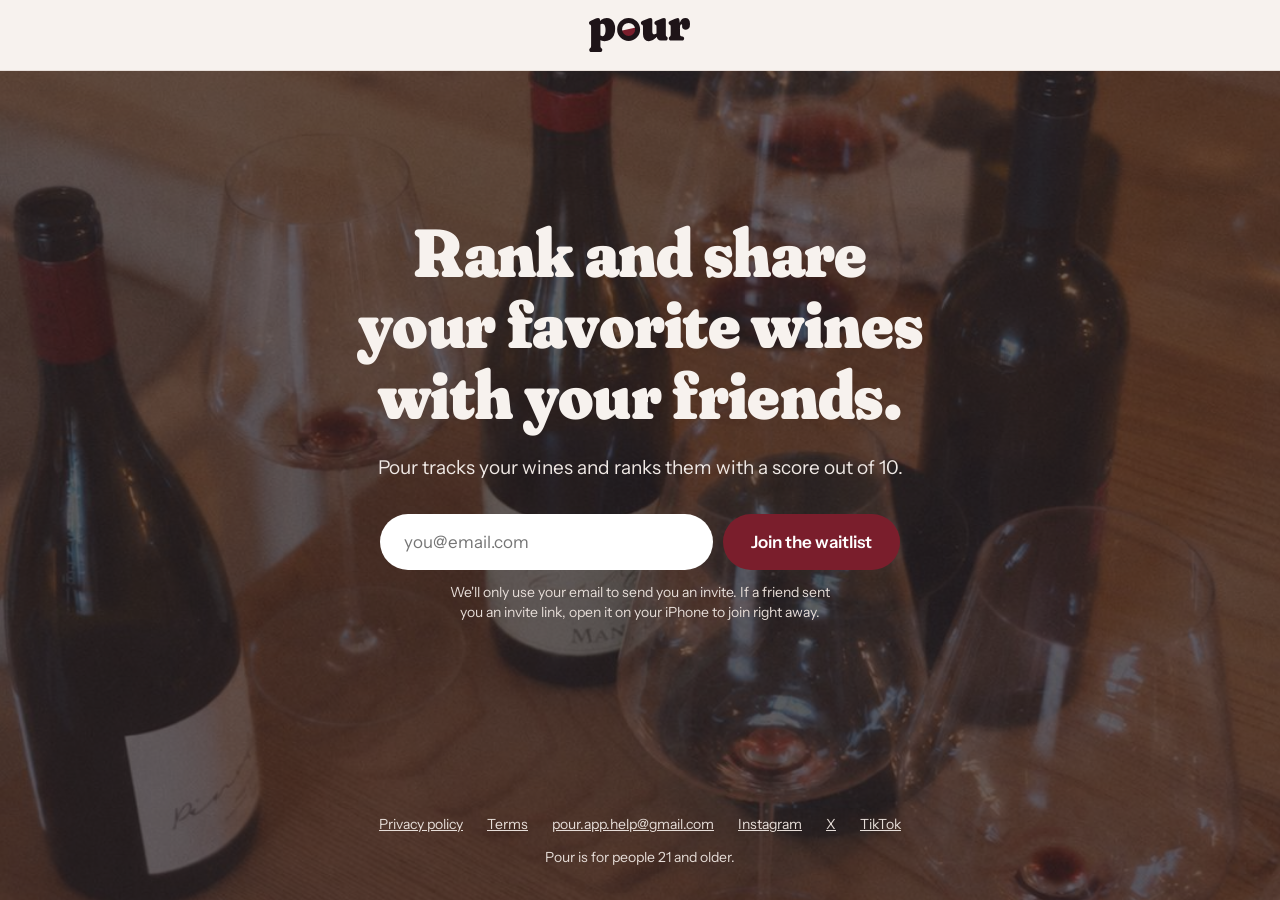
<file: index.html>
<!doctype html>
<html lang="en">
<head><meta charset="utf-8"><meta name="viewport" content="width=device-width, initial-scale=1"><link rel="preconnect" href="https://fonts.googleapis.com"><link rel="preconnect" href="https://fonts.gstatic.com" crossorigin><link href="https://fonts.googleapis.com/css2?family=Instrument+Sans:wght@400;500;600&display=swap" rel="stylesheet"><link rel="stylesheet" href="style.css"><link rel="icon" href="icon.png"><title>Pour · Join the waitlist</title>
<meta name="description" content="Rank and share your favorite wines with your friends. Pour tracks your wines and ranks them with a score out of 10. Join the waitlist.">
<meta property="og:title" content="Pour · Join the waitlist"><meta property="og:description" content="Rank and share your favorite wines with your friends."><meta property="og:image" content="https://pourwines.app/share.png"><meta property="og:url" content="https://pourwines.app/"><meta name="twitter:card" content="summary">
<style>
/* Home page only (Nick, 2026-11-15): one centered waitlist prompt. */
body.home { min-height: 100vh; display: flex; flex-direction: column; }
.top { border-bottom: 1px solid var(--cork); }
.top-inner { max-width: 1200px; margin: 0 auto; padding: 18px 24px; display: flex; justify-content: center; }
.top a { display: block; line-height: 0; }
.top .wordmark { width: auto; height: 34px; }
.stage { flex: 1; display: flex; flex-direction: column; position: relative; background: #1E1418 url(tasting-table.jpg) center 60% / cover no-repeat; }
.stage::before { content: ""; position: absolute; inset: 0; background: rgba(30, 20, 24, 0.64); }
.home main { position: relative; flex: 1; max-width: 760px; width: 100%; margin: 0 auto; display: flex; flex-direction: column; justify-content: center; align-items: center; text-align: center; padding: clamp(72px, 12vh, 140px) 24px clamp(88px, 14vh, 160px); }
.home h1 { font-size: clamp(40px, 5.4vw, 68px); line-height: 1.04; margin: 0 0 24px; text-wrap: balance; color: var(--linen); }
.sub { margin: 0 0 32px; font-size: 19px; line-height: 28px; color: #F0E9E5; text-wrap: balance; }
#join { width: 100%; display: flex; flex-direction: column; align-items: center; }
#waitlist-form, #joined { width: 100%; max-width: 520px; }
.join-row { display: flex; flex-wrap: wrap; gap: 10px; }
.join-row .field { flex: 1 1 240px; min-width: 0; width: auto; height: 56px; border-radius: 28px; padding: 0 22px; background: var(--surface); }
.join-row .button { flex: 0 0 auto; }
@media (max-width: 520px) { .join-row .button { flex: 1 1 100%; } }
.home .error { text-align: left; margin: 10px 0 0 22px; color: #F3A9B2; }
.join-row .field { border-color: transparent; }
.note { margin: 12px auto 0; max-width: 520px; font-size: 14px; line-height: 20px; color: #E6DDD8; text-wrap: balance; }
#joined { border-radius: 28px; background: #F3D9DC; color: var(--merlot); padding: 18px 24px; }
#joined p { color: var(--merlot); margin: 0; }
#joined .done-title { font-size: 26px; margin: 0 0 4px; }
.sr-only { position: absolute; width: 1px; height: 1px; overflow: hidden; clip: rect(0 0 0 0); white-space: nowrap; }
.home footer { position: relative; margin: 0; }
.foot-inner { max-width: 1200px; margin: 0 auto; padding: 28px 24px 32px; display: flex; flex-direction: column; align-items: center; gap: 12px; text-align: center; font-size: 14px; color: #E6DDD8; }
.foot-links { display: flex; flex-wrap: wrap; justify-content: center; align-items: center; gap: 8px 24px; }
.foot-links a, .home .social a { color: #E6DDD8; font-weight: 400; margin: 0; }
.home .social { display: contents; }
</style></head>
<body class="home">
<header class="top"><div class="top-inner"><a href="/" aria-label="Pour home"><svg class="wordmark" xmlns="http://www.w3.org/2000/svg" viewBox="0 -916 4106 1382" aria-hidden="true"><path d="M447 -833V-751L464 -715V200Q464 249 469.5 266.0Q475 283 486 293L496 302Q516 319 527.5 337.5Q539 356 539 385Q539 422 516.5 444.0Q494 466 456 466H93Q55 466 32.5 444.5Q10 423 10 385Q10 356 21.5 338.0Q33 320 53 302L63 293Q74 284 79.5 266.5Q85 249 85 200V-557Q85 -596 77.5 -612.0Q70 -628 53 -639L44 -645Q20 -661 10.0 -677.0Q0 -693 0 -718Q0 -747 17.0 -767.5Q34 -788 77 -807L230 -875Q282 -898 314.5 -907.0Q347 -916 371 -916Q409 -916 428.0 -893.0Q447 -870 447 -833ZM400 -564 335 -638Q409 -768 501.5 -842.0Q594 -916 719 -916Q822 -916 899.5 -862.0Q977 -808 1020.5 -709.5Q1064 -611 1064 -476Q1064 -317 1008.5 -204.5Q953 -92 854.5 -33.0Q756 26 625 26Q522 26 446.0 -21.0Q370 -68 312 -164L414 -288Q446 -224 477.0 -201.0Q508 -178 546 -178Q584 -178 612.5 -207.0Q641 -236 657.0 -292.5Q673 -349 673 -431Q673 -520 655.0 -575.5Q637 -631 606.0 -657.5Q575 -684 534 -684Q494 -684 460.0 -656.5Q426 -629 400 -564Z" fill="currentColor"/><path d="M2755.0 -165V-198L2744.0 -200V-557Q2744.0 -596 2736.5 -612.0Q2729.0 -628 2712.0 -639L2703.0 -645Q2679.0 -661 2669.0 -677.0Q2659.0 -693 2659.0 -718Q2659.0 -747 2676.0 -768.0Q2693.0 -789 2736.0 -807L2915.0 -880Q2966.0 -901 2995.0 -908.5Q3024.0 -916 3049.0 -916Q3086.0 -916 3104.5 -893.0Q3123.0 -870 3123.0 -833V-266Q3123.0 -217 3128.5 -199.5Q3134.0 -182 3145.0 -173L3155.0 -164Q3176.0 -147 3187.0 -128.5Q3198.0 -110 3198.0 -81Q3198.0 -43 3175.5 -21.5Q3153.0 0 3115.0 0H2924.0Q2843.0 0 2799.0 -47.5Q2755.0 -95 2755.0 -165ZM2194.0 -270V-557Q2194.0 -596 2186.5 -612.0Q2179.0 -628 2162.0 -639L2153.0 -645Q2129.0 -661 2119.0 -677.0Q2109.0 -693 2109.0 -718Q2109.0 -747 2126.0 -768.0Q2143.0 -789 2186.0 -807L2365.0 -880Q2416.0 -901 2445.0 -908.5Q2474.0 -916 2499.0 -916Q2536.0 -916 2554.5 -893.0Q2573.0 -870 2573.0 -833V-366Q2573.0 -310 2594.0 -280.5Q2615.0 -251 2652.0 -251Q2678.0 -251 2701.5 -262.0Q2725.0 -273 2747.0 -294L2775.0 -321L2842.0 -233L2804.0 -192Q2689.0 -68 2600.0 -21.0Q2511.0 26 2430.0 26Q2320.0 26 2257.0 -52.5Q2194.0 -131 2194.0 -270Z" fill="currentColor"/><path d="M3660.0 -486Q3660.0 -636 3693.5 -731.0Q3727.0 -826 3785.0 -871.0Q3843.0 -916 3918.0 -916Q4007.0 -916 4056.5 -855.5Q4106.0 -795 4106.0 -673Q4106.0 -552 4060.5 -495.5Q4015.0 -439 3941.0 -439Q3863.0 -439 3824.0 -475.0Q3785.0 -511 3785.0 -574V-615Q3785.0 -640 3777.0 -651.5Q3769.0 -663 3753.0 -663Q3737.0 -663 3724.5 -646.5Q3712.0 -630 3705.5 -597.0Q3699.0 -564 3699.0 -514ZM3676.0 -821 3699.0 -642V-266Q3699.0 -222 3710.0 -200.0Q3721.0 -178 3747.0 -173L3800.0 -164Q3835.0 -158 3851.0 -135.5Q3867.0 -113 3867.0 -81Q3867.0 -45 3845.0 -22.5Q3823.0 0 3781.0 0H3328.0Q3290.0 0 3267.5 -21.5Q3245.0 -43 3245.0 -81Q3245.0 -110 3256.0 -128.5Q3267.0 -147 3288.0 -164L3298.0 -173Q3309.0 -183 3314.5 -200.0Q3320.0 -217 3320.0 -266V-557Q3320.0 -596 3312.5 -612.0Q3305.0 -628 3288.0 -639L3279.0 -645Q3255.0 -661 3245.0 -677.0Q3235.0 -693 3235.0 -718Q3235.0 -747 3252.5 -768.5Q3270.0 -790 3312.0 -807L3500.0 -884Q3541.0 -901 3569.5 -908.5Q3598.0 -916 3616.0 -916Q3641.0 -916 3655.0 -897.0Q3669.0 -878 3676.0 -821Z" fill="currentColor"/><g transform="translate(1108.89 -951.11) scale(10.03226)"><path d="M10.6 56.9 L88.6 39.6 A40 40 0 1 1 10.6 56.9 Z" fill="#7A1E2C"/><circle cx="50" cy="50" r="36.50" fill="none" stroke="currentColor" stroke-width="20"/></g></svg></a></div></header>
<div class="stage">
<main>
<h1>Rank and share your favorite wines with your friends.</h1>
<p class="sub">Pour tracks your wines and ranks them with a score out&nbsp;of&nbsp;10.</p>

<section id="join" aria-label="Join the waitlist">
  <form id="waitlist-form" novalidate>
    <label class="sr-only" for="email">Email address</label>
    <div class="join-row">
      <input class="field" id="email" name="email" type="email" inputmode="email" autocomplete="email" autocapitalize="off" spellcheck="false" placeholder="you@email.com" maxlength="254" required aria-describedby="email-note form-error">
      <button class="button" id="join-button" type="submit">Join the waitlist</button>
    </div>
    <input class="trap" name="website" type="text" tabindex="-1" autocomplete="off" aria-hidden="true">
    <p class="error" id="form-error" role="alert" hidden></p>
  </form>
  <div id="joined" role="status" hidden>
    <p class="done-title">You're on the list</p>
    <p id="joined-text"></p>
  </div>
  <p class="note" id="email-note">We'll only use your email to send you an invite. If a friend sent you an invite link, open it on your iPhone to join right away.</p>
</section>
</main>

<footer><div class="foot-inner">
<div class="foot-links"><a href="privacy.html">Privacy policy</a><a href="terms.html">Terms</a><a href="mailto:pour.app.help@gmail.com">pour.app.help@gmail.com</a><nav class="social" id="social" aria-label="Pour on social media"></nav></div>
<span>Pour is for people 21 and older.</span>
</div></footer>
</div>
<script>
(function () {
  // Fill these in to connect the form to Pour's database (Supabase → Project Settings → API).
  // The anon / publishable key is meant to be public: the app ships with it, and it can
  // only add an email to the private waitlist here. Never paste the service_role / secret key.
  var SUPABASE_URL = 'https://yhksxoygtbetwaabpred.supabase.co';
  var SUPABASE_ANON_KEY = 'sb_publishable_ybCI4DbYk7HeZV2GGso6FQ_szFu3iBk';
  var SUPPORT_EMAIL = 'pour.app.help@gmail.com';
  // Social profiles shown in the footer. Leave one empty to hide it.
  var SOCIAL = [
    ['Instagram', 'https://www.instagram.com/pour.wines/'],
    ['X', 'https://x.com/pourwinesapp'],
    ['TikTok', 'https://www.tiktok.com/@pour.wines']
  ];

  var nav = document.getElementById('social');
  SOCIAL.forEach(function (s) {
    if (!s[1]) return;
    var a = document.createElement('a'); a.href = s[1]; a.textContent = s[0]; a.rel = 'noopener';
    nav.appendChild(a);
  });
  if (!nav.children.length) nav.remove();

  var form = document.getElementById('waitlist-form');
  var input = document.getElementById('email');
  var button = document.getElementById('join-button');
  var errorEl = document.getElementById('form-error');
  var EMAIL = /^[^@\s]+@[^@\s]+\.[^@\s]+$/;

  function showError(text) { errorEl.textContent = text; errorEl.hidden = false; input.setAttribute('aria-invalid', 'true'); }
  function done(email) {
    form.hidden = true;
    document.getElementById('joined-text').textContent = "We'll email your invite to " + email + ".";
    document.getElementById('joined').hidden = false;
  }

  form.addEventListener('submit', function (e) {
    e.preventDefault();
    errorEl.hidden = true; input.removeAttribute('aria-invalid');
    var email = input.value.trim().toLowerCase();
    if (!email) { showError('Type your email to join.'); input.focus(); return; }
    if (email.length > 254 || !EMAIL.test(email)) { showError("That doesn't look like an email address."); input.focus(); return; }
    if (form.website.value) { done(email); return; } // a bot filled the hidden field

    if (!SUPABASE_URL || !SUPABASE_ANON_KEY) {
      // Not connected yet: send the request by email instead.
      window.location.href = 'mailto:' + SUPPORT_EMAIL + '?subject=' + encodeURIComponent('Pour waitlist') +
        '&body=' + encodeURIComponent('Please add me to the Pour waitlist: ' + email);
      done(email);
      return;
    }

    button.disabled = true; button.textContent = 'Joining…';
    var headers = { 'Content-Type': 'application/json', apikey: SUPABASE_ANON_KEY };
    if (SUPABASE_ANON_KEY.indexOf('eyJ') === 0) headers.Authorization = 'Bearer ' + SUPABASE_ANON_KEY;
    fetch(SUPABASE_URL.replace(/\/+$/, '') + '/rest/v1/rpc/join_waitlist', {
      method: 'POST', headers: headers, body: JSON.stringify({ p_email: email })
    }).then(function (res) {
      if (res.ok) { done(email); return; }
      return res.json().catch(function () { return {}; }).then(function (body) {
        if (body && body.code === '22023') showError("That doesn't look like an email address.");
        else showError("Couldn't add you. Please try again.");
      });
    }).catch(function () {
      showError("Couldn't add you. Check your connection and try again.");
    }).then(function () { button.disabled = false; button.textContent = 'Join the waitlist'; });
  });
})();
</script>
</body></html>
</file>
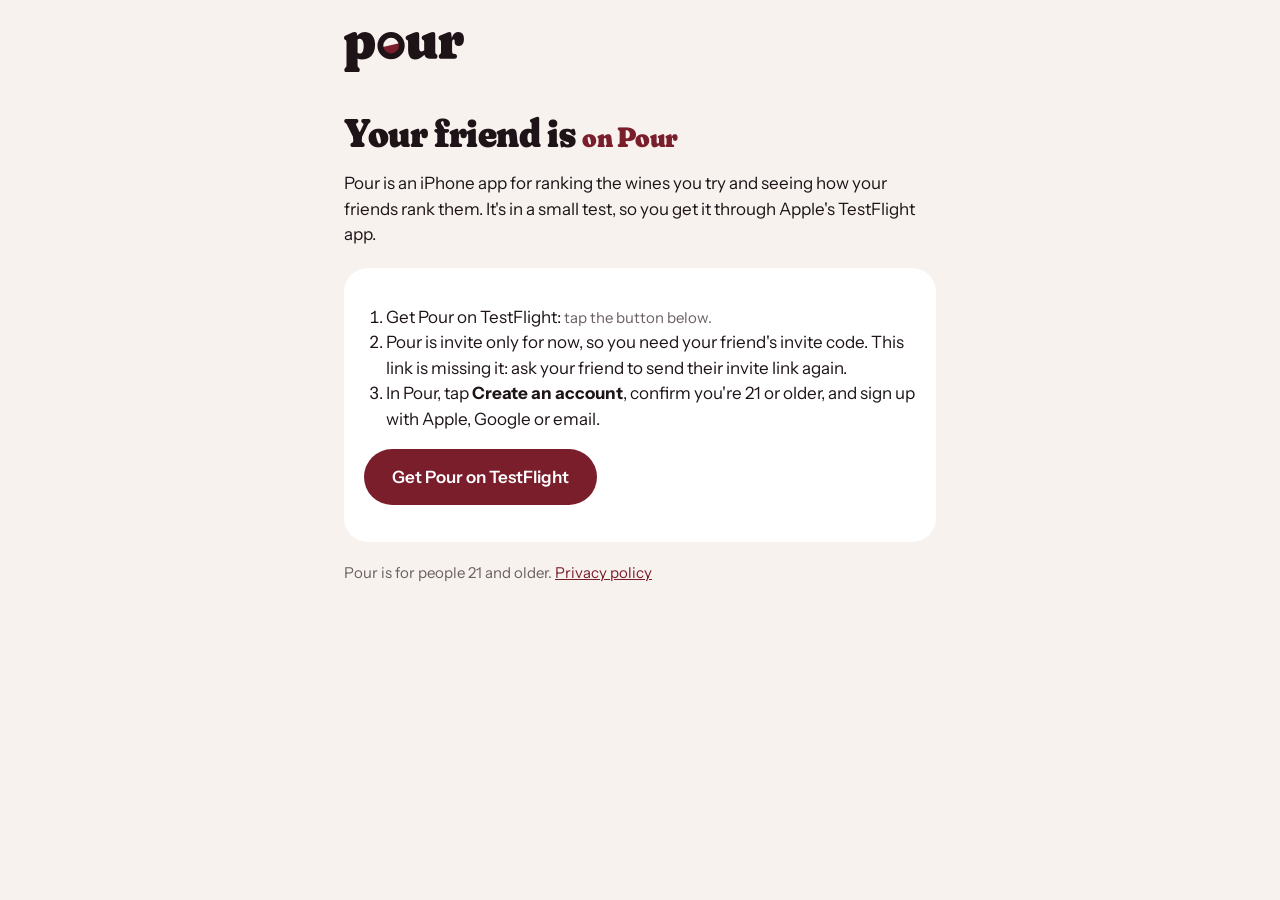
<file: invite.html>
<!doctype html>
<html lang="en">
<head><meta charset="utf-8"><meta name="viewport" content="width=device-width, initial-scale=1"><link rel="preconnect" href="https://fonts.googleapis.com"><link rel="preconnect" href="https://fonts.gstatic.com" crossorigin><link href="https://fonts.googleapis.com/css2?family=Instrument+Sans:wght@400;600&display=swap" rel="stylesheet"><link rel="stylesheet" href="style.css"><link rel="icon" href="icon.png"><title>Join me on Pour</title><meta name="description" content="A friend invited you to rank wines with them on Pour."></head>
<body><main>
<svg class="wordmark" xmlns="http://www.w3.org/2000/svg" viewBox="0 -916 4106 1382" role="img" aria-label="Pour"><path d="M447 -833V-751L464 -715V200Q464 249 469.5 266.0Q475 283 486 293L496 302Q516 319 527.5 337.5Q539 356 539 385Q539 422 516.5 444.0Q494 466 456 466H93Q55 466 32.5 444.5Q10 423 10 385Q10 356 21.5 338.0Q33 320 53 302L63 293Q74 284 79.5 266.5Q85 249 85 200V-557Q85 -596 77.5 -612.0Q70 -628 53 -639L44 -645Q20 -661 10.0 -677.0Q0 -693 0 -718Q0 -747 17.0 -767.5Q34 -788 77 -807L230 -875Q282 -898 314.5 -907.0Q347 -916 371 -916Q409 -916 428.0 -893.0Q447 -870 447 -833ZM400 -564 335 -638Q409 -768 501.5 -842.0Q594 -916 719 -916Q822 -916 899.5 -862.0Q977 -808 1020.5 -709.5Q1064 -611 1064 -476Q1064 -317 1008.5 -204.5Q953 -92 854.5 -33.0Q756 26 625 26Q522 26 446.0 -21.0Q370 -68 312 -164L414 -288Q446 -224 477.0 -201.0Q508 -178 546 -178Q584 -178 612.5 -207.0Q641 -236 657.0 -292.5Q673 -349 673 -431Q673 -520 655.0 -575.5Q637 -631 606.0 -657.5Q575 -684 534 -684Q494 -684 460.0 -656.5Q426 -629 400 -564Z" fill="currentColor"/><path d="M2755.0 -165V-198L2744.0 -200V-557Q2744.0 -596 2736.5 -612.0Q2729.0 -628 2712.0 -639L2703.0 -645Q2679.0 -661 2669.0 -677.0Q2659.0 -693 2659.0 -718Q2659.0 -747 2676.0 -768.0Q2693.0 -789 2736.0 -807L2915.0 -880Q2966.0 -901 2995.0 -908.5Q3024.0 -916 3049.0 -916Q3086.0 -916 3104.5 -893.0Q3123.0 -870 3123.0 -833V-266Q3123.0 -217 3128.5 -199.5Q3134.0 -182 3145.0 -173L3155.0 -164Q3176.0 -147 3187.0 -128.5Q3198.0 -110 3198.0 -81Q3198.0 -43 3175.5 -21.5Q3153.0 0 3115.0 0H2924.0Q2843.0 0 2799.0 -47.5Q2755.0 -95 2755.0 -165ZM2194.0 -270V-557Q2194.0 -596 2186.5 -612.0Q2179.0 -628 2162.0 -639L2153.0 -645Q2129.0 -661 2119.0 -677.0Q2109.0 -693 2109.0 -718Q2109.0 -747 2126.0 -768.0Q2143.0 -789 2186.0 -807L2365.0 -880Q2416.0 -901 2445.0 -908.5Q2474.0 -916 2499.0 -916Q2536.0 -916 2554.5 -893.0Q2573.0 -870 2573.0 -833V-366Q2573.0 -310 2594.0 -280.5Q2615.0 -251 2652.0 -251Q2678.0 -251 2701.5 -262.0Q2725.0 -273 2747.0 -294L2775.0 -321L2842.0 -233L2804.0 -192Q2689.0 -68 2600.0 -21.0Q2511.0 26 2430.0 26Q2320.0 26 2257.0 -52.5Q2194.0 -131 2194.0 -270Z" fill="currentColor"/><path d="M3660.0 -486Q3660.0 -636 3693.5 -731.0Q3727.0 -826 3785.0 -871.0Q3843.0 -916 3918.0 -916Q4007.0 -916 4056.5 -855.5Q4106.0 -795 4106.0 -673Q4106.0 -552 4060.5 -495.5Q4015.0 -439 3941.0 -439Q3863.0 -439 3824.0 -475.0Q3785.0 -511 3785.0 -574V-615Q3785.0 -640 3777.0 -651.5Q3769.0 -663 3753.0 -663Q3737.0 -663 3724.5 -646.5Q3712.0 -630 3705.5 -597.0Q3699.0 -564 3699.0 -514ZM3676.0 -821 3699.0 -642V-266Q3699.0 -222 3710.0 -200.0Q3721.0 -178 3747.0 -173L3800.0 -164Q3835.0 -158 3851.0 -135.5Q3867.0 -113 3867.0 -81Q3867.0 -45 3845.0 -22.5Q3823.0 0 3781.0 0H3328.0Q3290.0 0 3267.5 -21.5Q3245.0 -43 3245.0 -81Q3245.0 -110 3256.0 -128.5Q3267.0 -147 3288.0 -164L3298.0 -173Q3309.0 -183 3314.5 -200.0Q3320.0 -217 3320.0 -266V-557Q3320.0 -596 3312.5 -612.0Q3305.0 -628 3288.0 -639L3279.0 -645Q3255.0 -661 3245.0 -677.0Q3235.0 -693 3235.0 -718Q3235.0 -747 3252.5 -768.5Q3270.0 -790 3312.0 -807L3500.0 -884Q3541.0 -901 3569.5 -908.5Q3598.0 -916 3616.0 -916Q3641.0 -916 3655.0 -897.0Q3669.0 -878 3676.0 -821Z" fill="currentColor"/><g transform="translate(1108.89 -951.11) scale(10.03226)"><path d="M10.6 56.9 L88.6 39.6 A40 40 0 1 1 10.6 56.9 Z" fill="#7A1E2C"/><circle cx="50" cy="50" r="36.50" fill="none" stroke="currentColor" stroke-width="20"/></g></svg>
<h1>Your friend is <span class="username" id="who">on Pour</span></h1>
<p>Pour is an iPhone app for ranking the wines you try and seeing how your friends rank them. It's in a small test, so you get it through Apple's TestFlight app.</p>
<div class="card">
  <ol>
    <li id="step-get">Get Pour on TestFlight: <span id="testflight-pending" class="muted">the test opens soon. Check back on this page.</span></li>
    <li id="step-invite">Pour is invite only for now, so you need your friend's invite code. This link is missing it: ask your friend to send their invite link again.</li>
    <li>In Pour, tap <strong>Create an account</strong>, confirm you're 21 or older, and sign up with Apple, Google or email.</li>
  </ol>
  <p id="open-wrap" hidden><a class="button secondary" id="open" href="#">Open Pour</a> <span class="muted">Once Pour is installed, tap this and your invite is filled in for you.</span></p>
  <p id="testflight-wrap" hidden><a class="button" id="testflight" href="#">Get Pour on TestFlight</a></p>
  <p id="copy-wrap" hidden><button class="button secondary" id="copy" type="button">Copy invite code</button> <span class="muted" id="copied" role="status"></span></p>
</div>
<p class="muted">Pour is for people 21 and older. <a href="privacy.html">Privacy policy</a></p>
<script>
  // The TestFlight public link (Nick, 2026-11-04).
  var TESTFLIGHT_URL = 'https://testflight.apple.com/join/Jssm5HcF';
  var raw = new URLSearchParams(location.search).get('u') || '';
  var username = /^[A-Za-z0-9_]{3,20}$/.test(raw) ? raw : '';
  var rawCode = new URLSearchParams(location.search).get('c') || '';
  var code = /^[A-Za-z0-9]{4,20}$/.test(rawCode) ? rawCode : '';
  if (username) {
    document.getElementById('who').textContent = '@' + username;
    document.title = '@' + username + ' invited you to Pour';
  }
  if (username && code) {
    // Pour is invite only for now (0023): the code is the invite.
    document.getElementById('step-invite').innerHTML = 'Tap <strong>Open Pour</strong> below and your invite is filled in, or type the invite code <strong></strong> when Pour asks. You\'ll be friends with @<span></span> right away.';
    document.querySelector('#step-invite strong:last-of-type').textContent = code;
    document.querySelector('#step-invite span').textContent = username;
    document.getElementById('copy-wrap').hidden = false;
    document.getElementById('open').href = 'pour://u/' + username + '?c=' + encodeURIComponent(code);
    document.getElementById('open-wrap').hidden = false;
    document.getElementById('copy').onclick = function () {
      navigator.clipboard && navigator.clipboard.writeText(code).then(function () {
        document.getElementById('copied').textContent = 'Copied';
      });
    };
  }
  if (!username && code) {
    // An invite from the waitlist (a wave, 0033): no friend comes with it.
    document.querySelector('h1').textContent = "You're invited to Pour";
    document.title = "You're invited to Pour";
    document.getElementById('step-invite').innerHTML = 'Tap <strong>Open Pour</strong> below and your invite is filled in, or type the invite code <strong></strong> when Pour asks.';
    document.querySelector('#step-invite strong:last-of-type').textContent = code;
    document.getElementById('copy-wrap').hidden = false;
    document.getElementById('open').href = 'pour://invite-code?c=' + encodeURIComponent(code);
    document.getElementById('open-wrap').hidden = false;
    document.getElementById('copy').onclick = function () {
      navigator.clipboard && navigator.clipboard.writeText(code).then(function () {
        document.getElementById('copied').textContent = 'Copied';
      });
    };
  }
  if (TESTFLIGHT_URL) {
    document.getElementById('testflight').href = TESTFLIGHT_URL;
    document.getElementById('testflight-wrap').hidden = false;
    document.getElementById('testflight-pending').textContent = 'tap the button below.';
  }
</script>
</main></body></html>
</file>
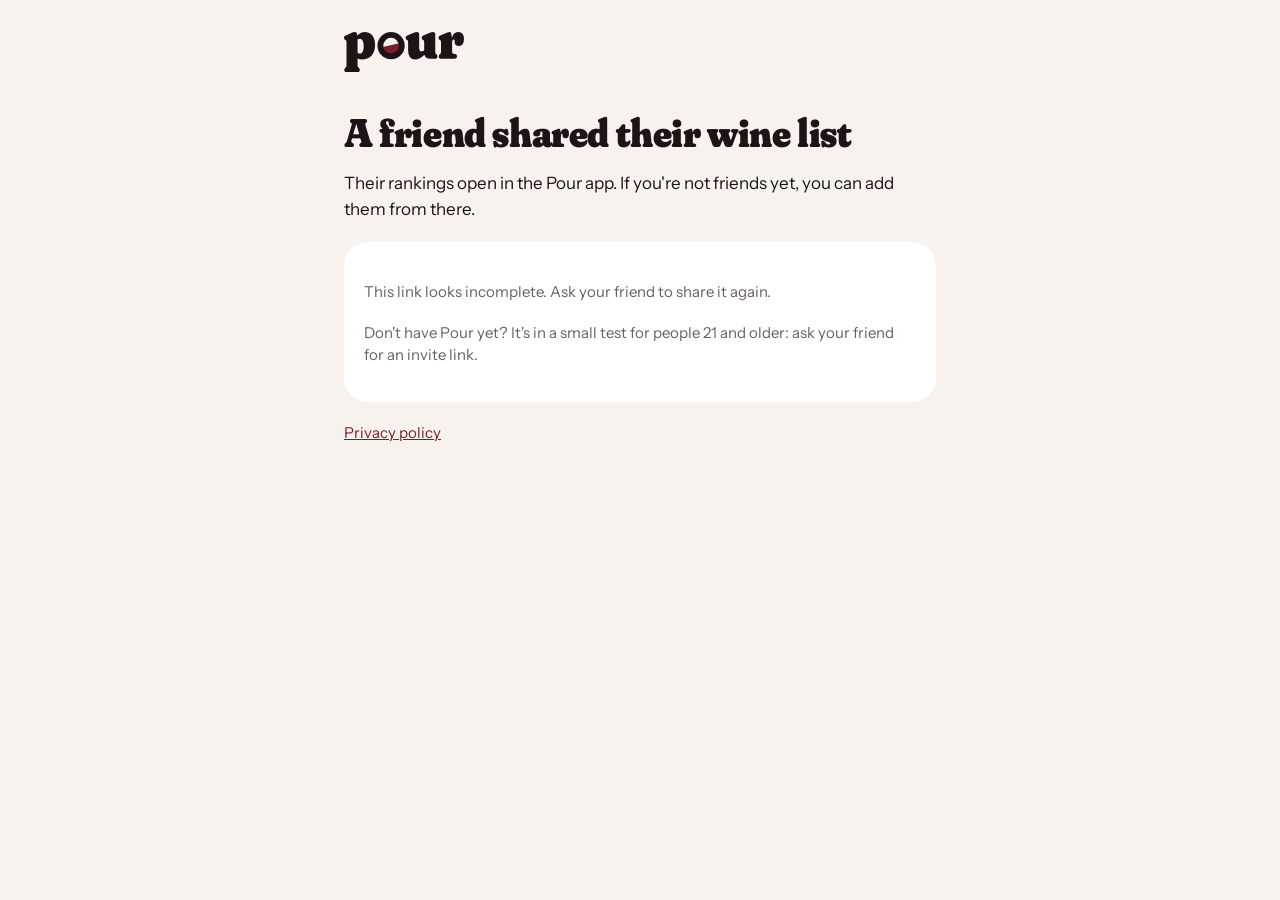
<file: list.html>
<!doctype html>
<html lang="en">
<head><meta charset="utf-8"><meta name="viewport" content="width=device-width, initial-scale=1"><link rel="preconnect" href="https://fonts.googleapis.com"><link rel="preconnect" href="https://fonts.gstatic.com" crossorigin><link href="https://fonts.googleapis.com/css2?family=Instrument+Sans:wght@400;600&display=swap" rel="stylesheet"><link rel="stylesheet" href="style.css"><link rel="icon" href="icon.png"><title>A wine list on Pour</title><meta name="description" content="A friend shared their wine rankings on Pour."></head>
<body><main>
<a href="index.html" aria-label="Pour home"><svg class="wordmark" xmlns="http://www.w3.org/2000/svg" viewBox="0 -916 4106 1382" role="img" aria-label="Pour"><path d="M447 -833V-751L464 -715V200Q464 249 469.5 266.0Q475 283 486 293L496 302Q516 319 527.5 337.5Q539 356 539 385Q539 422 516.5 444.0Q494 466 456 466H93Q55 466 32.5 444.5Q10 423 10 385Q10 356 21.5 338.0Q33 320 53 302L63 293Q74 284 79.5 266.5Q85 249 85 200V-557Q85 -596 77.5 -612.0Q70 -628 53 -639L44 -645Q20 -661 10.0 -677.0Q0 -693 0 -718Q0 -747 17.0 -767.5Q34 -788 77 -807L230 -875Q282 -898 314.5 -907.0Q347 -916 371 -916Q409 -916 428.0 -893.0Q447 -870 447 -833ZM400 -564 335 -638Q409 -768 501.5 -842.0Q594 -916 719 -916Q822 -916 899.5 -862.0Q977 -808 1020.5 -709.5Q1064 -611 1064 -476Q1064 -317 1008.5 -204.5Q953 -92 854.5 -33.0Q756 26 625 26Q522 26 446.0 -21.0Q370 -68 312 -164L414 -288Q446 -224 477.0 -201.0Q508 -178 546 -178Q584 -178 612.5 -207.0Q641 -236 657.0 -292.5Q673 -349 673 -431Q673 -520 655.0 -575.5Q637 -631 606.0 -657.5Q575 -684 534 -684Q494 -684 460.0 -656.5Q426 -629 400 -564Z" fill="currentColor"/><path d="M2755.0 -165V-198L2744.0 -200V-557Q2744.0 -596 2736.5 -612.0Q2729.0 -628 2712.0 -639L2703.0 -645Q2679.0 -661 2669.0 -677.0Q2659.0 -693 2659.0 -718Q2659.0 -747 2676.0 -768.0Q2693.0 -789 2736.0 -807L2915.0 -880Q2966.0 -901 2995.0 -908.5Q3024.0 -916 3049.0 -916Q3086.0 -916 3104.5 -893.0Q3123.0 -870 3123.0 -833V-266Q3123.0 -217 3128.5 -199.5Q3134.0 -182 3145.0 -173L3155.0 -164Q3176.0 -147 3187.0 -128.5Q3198.0 -110 3198.0 -81Q3198.0 -43 3175.5 -21.5Q3153.0 0 3115.0 0H2924.0Q2843.0 0 2799.0 -47.5Q2755.0 -95 2755.0 -165ZM2194.0 -270V-557Q2194.0 -596 2186.5 -612.0Q2179.0 -628 2162.0 -639L2153.0 -645Q2129.0 -661 2119.0 -677.0Q2109.0 -693 2109.0 -718Q2109.0 -747 2126.0 -768.0Q2143.0 -789 2186.0 -807L2365.0 -880Q2416.0 -901 2445.0 -908.5Q2474.0 -916 2499.0 -916Q2536.0 -916 2554.5 -893.0Q2573.0 -870 2573.0 -833V-366Q2573.0 -310 2594.0 -280.5Q2615.0 -251 2652.0 -251Q2678.0 -251 2701.5 -262.0Q2725.0 -273 2747.0 -294L2775.0 -321L2842.0 -233L2804.0 -192Q2689.0 -68 2600.0 -21.0Q2511.0 26 2430.0 26Q2320.0 26 2257.0 -52.5Q2194.0 -131 2194.0 -270Z" fill="currentColor"/><path d="M3660.0 -486Q3660.0 -636 3693.5 -731.0Q3727.0 -826 3785.0 -871.0Q3843.0 -916 3918.0 -916Q4007.0 -916 4056.5 -855.5Q4106.0 -795 4106.0 -673Q4106.0 -552 4060.5 -495.5Q4015.0 -439 3941.0 -439Q3863.0 -439 3824.0 -475.0Q3785.0 -511 3785.0 -574V-615Q3785.0 -640 3777.0 -651.5Q3769.0 -663 3753.0 -663Q3737.0 -663 3724.5 -646.5Q3712.0 -630 3705.5 -597.0Q3699.0 -564 3699.0 -514ZM3676.0 -821 3699.0 -642V-266Q3699.0 -222 3710.0 -200.0Q3721.0 -178 3747.0 -173L3800.0 -164Q3835.0 -158 3851.0 -135.5Q3867.0 -113 3867.0 -81Q3867.0 -45 3845.0 -22.5Q3823.0 0 3781.0 0H3328.0Q3290.0 0 3267.5 -21.5Q3245.0 -43 3245.0 -81Q3245.0 -110 3256.0 -128.5Q3267.0 -147 3288.0 -164L3298.0 -173Q3309.0 -183 3314.5 -200.0Q3320.0 -217 3320.0 -266V-557Q3320.0 -596 3312.5 -612.0Q3305.0 -628 3288.0 -639L3279.0 -645Q3255.0 -661 3245.0 -677.0Q3235.0 -693 3235.0 -718Q3235.0 -747 3252.5 -768.5Q3270.0 -790 3312.0 -807L3500.0 -884Q3541.0 -901 3569.5 -908.5Q3598.0 -916 3616.0 -916Q3641.0 -916 3655.0 -897.0Q3669.0 -878 3676.0 -821Z" fill="currentColor"/><g transform="translate(1108.89 -951.11) scale(10.03226)"><path d="M10.6 56.9 L88.6 39.6 A40 40 0 1 1 10.6 56.9 Z" fill="#7A1E2C"/><circle cx="50" cy="50" r="36.50" fill="none" stroke="currentColor" stroke-width="20"/></g></svg></a>
<h1>A friend shared their wine list</h1>
<p>Their rankings open in the Pour app. If you're not friends yet, you can add them from there.</p>
<div class="card">
  <p><a class="button" id="open" href="#">Open in Pour</a></p>
  <p class="muted">Don't have Pour yet? It's in a small test for people 21 and older: ask your friend for an invite link.</p>
</div>
<p class="muted"><a href="privacy.html">Privacy policy</a></p>
<script>
  var raw = new URLSearchParams(location.search).get('t') || '';
  var token = /^[0-9a-f]{32}$/.test(raw) ? raw : '';
  var open = document.getElementById('open');
  if (token) {
    open.href = 'pour://list/' + token;
  } else {
    open.parentNode.innerHTML = '<span class="muted">This link looks incomplete. Ask your friend to share it again.</span>';
  }
</script>
</main></body></html>
</file>
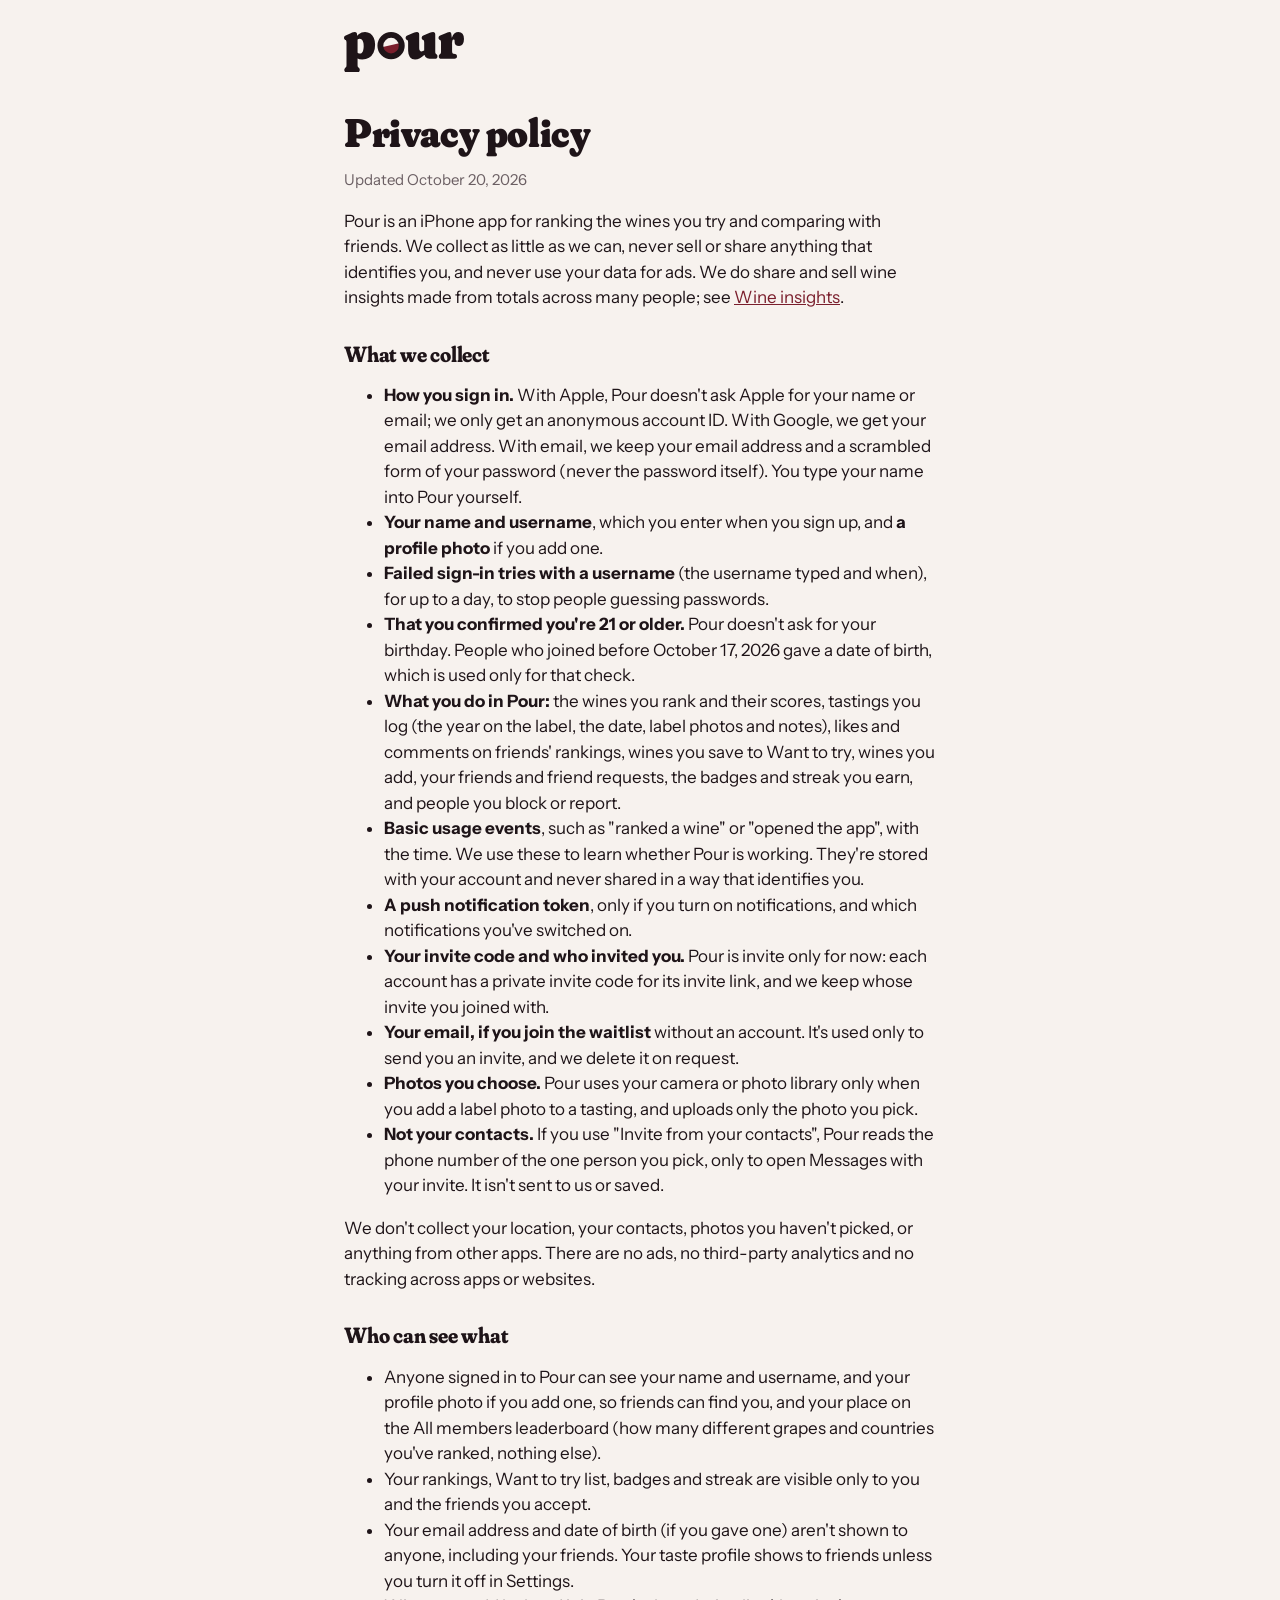
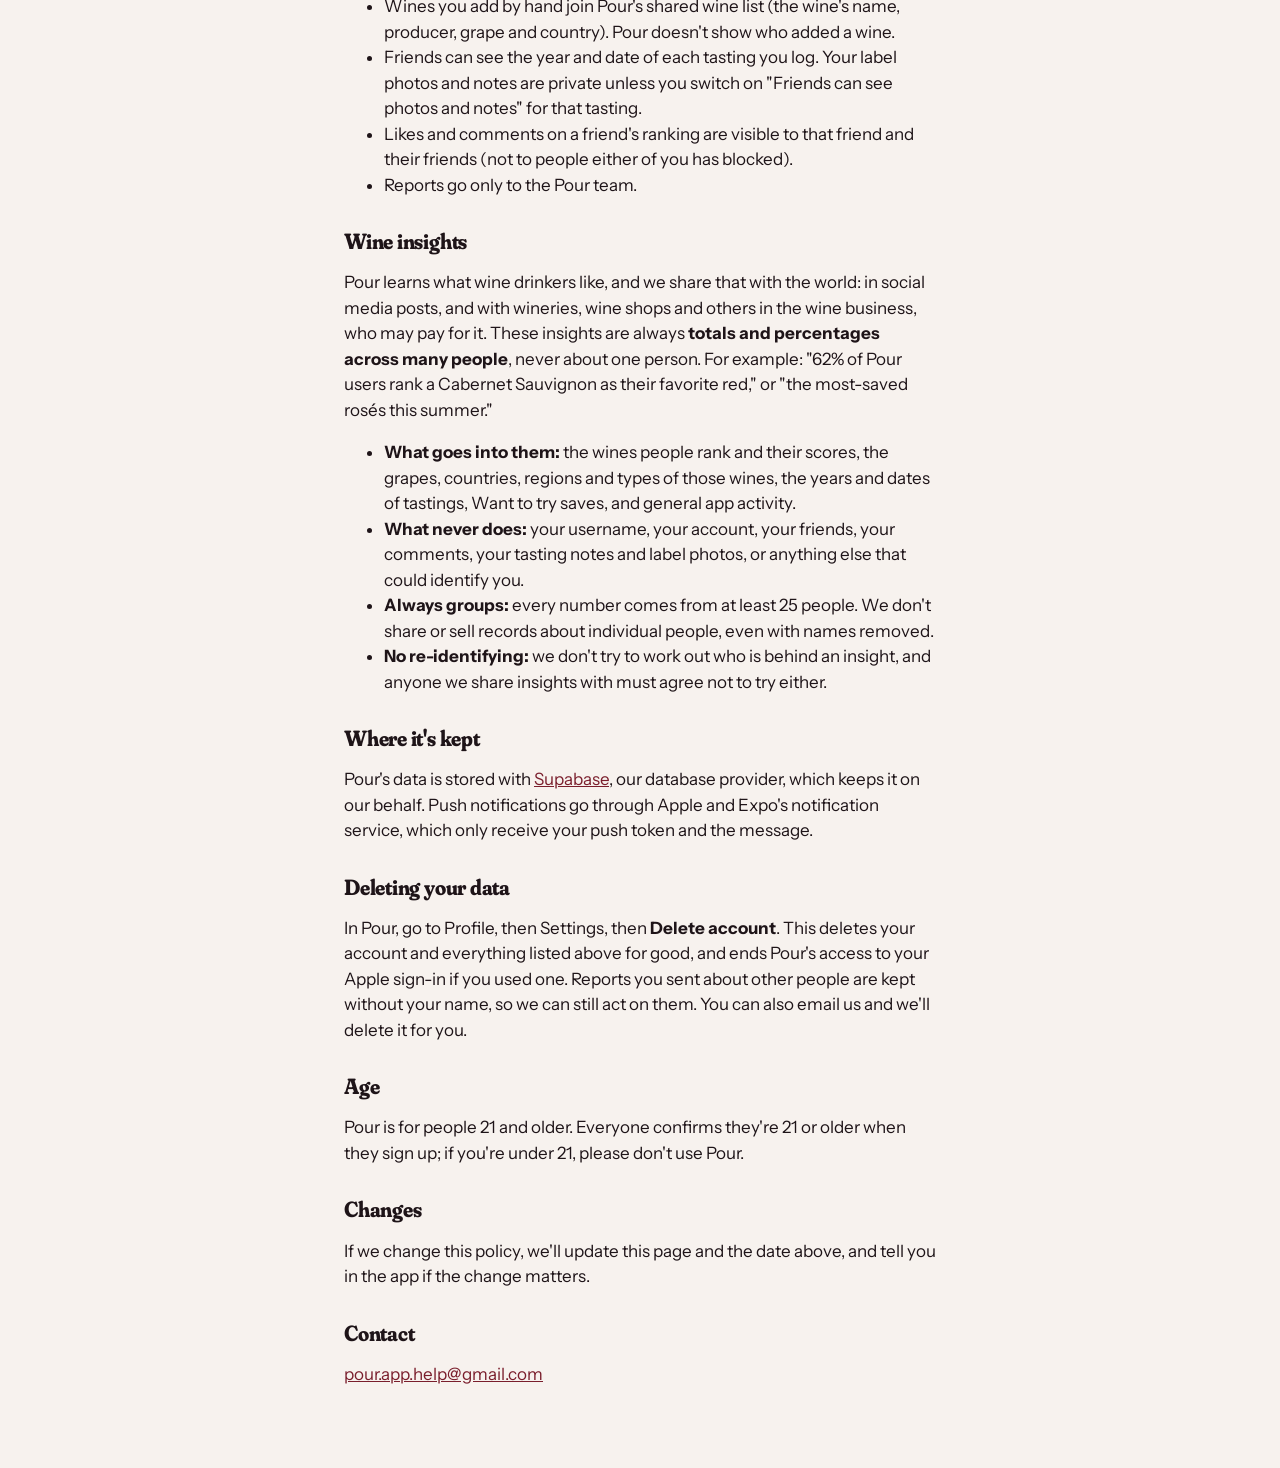
<file: privacy.html>
<!doctype html>
<html lang="en">
<head><meta charset="utf-8"><meta name="viewport" content="width=device-width, initial-scale=1"><link rel="preconnect" href="https://fonts.googleapis.com"><link rel="preconnect" href="https://fonts.gstatic.com" crossorigin><link href="https://fonts.googleapis.com/css2?family=Instrument+Sans:wght@400;600&display=swap" rel="stylesheet"><link rel="stylesheet" href="style.css"><link rel="icon" href="icon.png"><title>Pour privacy policy</title></head>
<body><main>
<a href="index.html" aria-label="Pour home"><svg class="wordmark" xmlns="http://www.w3.org/2000/svg" viewBox="0 -916 4106 1382" role="img" aria-label="Pour"><path d="M447 -833V-751L464 -715V200Q464 249 469.5 266.0Q475 283 486 293L496 302Q516 319 527.5 337.5Q539 356 539 385Q539 422 516.5 444.0Q494 466 456 466H93Q55 466 32.5 444.5Q10 423 10 385Q10 356 21.5 338.0Q33 320 53 302L63 293Q74 284 79.5 266.5Q85 249 85 200V-557Q85 -596 77.5 -612.0Q70 -628 53 -639L44 -645Q20 -661 10.0 -677.0Q0 -693 0 -718Q0 -747 17.0 -767.5Q34 -788 77 -807L230 -875Q282 -898 314.5 -907.0Q347 -916 371 -916Q409 -916 428.0 -893.0Q447 -870 447 -833ZM400 -564 335 -638Q409 -768 501.5 -842.0Q594 -916 719 -916Q822 -916 899.5 -862.0Q977 -808 1020.5 -709.5Q1064 -611 1064 -476Q1064 -317 1008.5 -204.5Q953 -92 854.5 -33.0Q756 26 625 26Q522 26 446.0 -21.0Q370 -68 312 -164L414 -288Q446 -224 477.0 -201.0Q508 -178 546 -178Q584 -178 612.5 -207.0Q641 -236 657.0 -292.5Q673 -349 673 -431Q673 -520 655.0 -575.5Q637 -631 606.0 -657.5Q575 -684 534 -684Q494 -684 460.0 -656.5Q426 -629 400 -564Z" fill="currentColor"/><path d="M2755.0 -165V-198L2744.0 -200V-557Q2744.0 -596 2736.5 -612.0Q2729.0 -628 2712.0 -639L2703.0 -645Q2679.0 -661 2669.0 -677.0Q2659.0 -693 2659.0 -718Q2659.0 -747 2676.0 -768.0Q2693.0 -789 2736.0 -807L2915.0 -880Q2966.0 -901 2995.0 -908.5Q3024.0 -916 3049.0 -916Q3086.0 -916 3104.5 -893.0Q3123.0 -870 3123.0 -833V-266Q3123.0 -217 3128.5 -199.5Q3134.0 -182 3145.0 -173L3155.0 -164Q3176.0 -147 3187.0 -128.5Q3198.0 -110 3198.0 -81Q3198.0 -43 3175.5 -21.5Q3153.0 0 3115.0 0H2924.0Q2843.0 0 2799.0 -47.5Q2755.0 -95 2755.0 -165ZM2194.0 -270V-557Q2194.0 -596 2186.5 -612.0Q2179.0 -628 2162.0 -639L2153.0 -645Q2129.0 -661 2119.0 -677.0Q2109.0 -693 2109.0 -718Q2109.0 -747 2126.0 -768.0Q2143.0 -789 2186.0 -807L2365.0 -880Q2416.0 -901 2445.0 -908.5Q2474.0 -916 2499.0 -916Q2536.0 -916 2554.5 -893.0Q2573.0 -870 2573.0 -833V-366Q2573.0 -310 2594.0 -280.5Q2615.0 -251 2652.0 -251Q2678.0 -251 2701.5 -262.0Q2725.0 -273 2747.0 -294L2775.0 -321L2842.0 -233L2804.0 -192Q2689.0 -68 2600.0 -21.0Q2511.0 26 2430.0 26Q2320.0 26 2257.0 -52.5Q2194.0 -131 2194.0 -270Z" fill="currentColor"/><path d="M3660.0 -486Q3660.0 -636 3693.5 -731.0Q3727.0 -826 3785.0 -871.0Q3843.0 -916 3918.0 -916Q4007.0 -916 4056.5 -855.5Q4106.0 -795 4106.0 -673Q4106.0 -552 4060.5 -495.5Q4015.0 -439 3941.0 -439Q3863.0 -439 3824.0 -475.0Q3785.0 -511 3785.0 -574V-615Q3785.0 -640 3777.0 -651.5Q3769.0 -663 3753.0 -663Q3737.0 -663 3724.5 -646.5Q3712.0 -630 3705.5 -597.0Q3699.0 -564 3699.0 -514ZM3676.0 -821 3699.0 -642V-266Q3699.0 -222 3710.0 -200.0Q3721.0 -178 3747.0 -173L3800.0 -164Q3835.0 -158 3851.0 -135.5Q3867.0 -113 3867.0 -81Q3867.0 -45 3845.0 -22.5Q3823.0 0 3781.0 0H3328.0Q3290.0 0 3267.5 -21.5Q3245.0 -43 3245.0 -81Q3245.0 -110 3256.0 -128.5Q3267.0 -147 3288.0 -164L3298.0 -173Q3309.0 -183 3314.5 -200.0Q3320.0 -217 3320.0 -266V-557Q3320.0 -596 3312.5 -612.0Q3305.0 -628 3288.0 -639L3279.0 -645Q3255.0 -661 3245.0 -677.0Q3235.0 -693 3235.0 -718Q3235.0 -747 3252.5 -768.5Q3270.0 -790 3312.0 -807L3500.0 -884Q3541.0 -901 3569.5 -908.5Q3598.0 -916 3616.0 -916Q3641.0 -916 3655.0 -897.0Q3669.0 -878 3676.0 -821Z" fill="currentColor"/><g transform="translate(1108.89 -951.11) scale(10.03226)"><path d="M10.6 56.9 L88.6 39.6 A40 40 0 1 1 10.6 56.9 Z" fill="#7A1E2C"/><circle cx="50" cy="50" r="36.50" fill="none" stroke="currentColor" stroke-width="20"/></g></svg></a>
<h1>Privacy policy</h1>
<p class="muted">Updated October 20, 2026</p>
<p>Pour is an iPhone app for ranking the wines you try and comparing with friends. We collect as little as we can, never sell or share anything that identifies you, and never use your data for ads. We do share and sell wine insights made from totals across many people; see <a href="#insights">Wine insights</a>.</p>

<h2>What we collect</h2>
<ul>
  <li><strong>How you sign in.</strong> With Apple, Pour doesn't ask Apple for your name or email; we only get an anonymous account ID. With Google, we get your email address. With email, we keep your email address and a scrambled form of your password (never the password itself). You type your name into Pour yourself.</li>
  <li><strong>Your name and username</strong>, which you enter when you sign up, and <strong>a profile photo</strong> if you add one.</li>
  <li><strong>Failed sign-in tries with a username</strong> (the username typed and when), for up to a day, to stop people guessing passwords.</li>
  <li><strong>That you confirmed you're 21 or older.</strong> Pour doesn't ask for your birthday. People who joined before October 17, 2026 gave a date of birth, which is used only for that check.</li>
  <li><strong>What you do in Pour:</strong> the wines you rank and their scores, tastings you log (the year on the label, the date, label photos and notes), likes and comments on friends' rankings, wines you save to Want to try, wines you add, your friends and friend requests, the badges and streak you earn, and people you block or report.</li>
  <li><strong>Basic usage events</strong>, such as "ranked a wine" or "opened the app", with the time. We use these to learn whether Pour is working. They're stored with your account and never shared in a way that identifies you.</li>
  <li><strong>A push notification token</strong>, only if you turn on notifications, and which notifications you've switched on.</li>
  <li><strong>Your invite code and who invited you.</strong> Pour is invite only for now: each account has a private invite code for its invite link, and we keep whose invite you joined with.</li>
  <li><strong>Your email, if you join the waitlist</strong> without an account. It's used only to send you an invite, and we delete it on request.</li>
  <li><strong>Photos you choose.</strong> Pour uses your camera or photo library only when you add a label photo to a tasting, and uploads only the photo you pick.</li>
  <li><strong>Not your contacts.</strong> If you use "Invite from your contacts", Pour reads the phone number of the one person you pick, only to open Messages with your invite. It isn't sent to us or saved.</li>
</ul>
<p>We don't collect your location, your contacts, photos you haven't picked, or anything from other apps. There are no ads, no third-party analytics and no tracking across apps or websites.</p>

<h2>Who can see what</h2>
<ul>
  <li>Anyone signed in to Pour can see your name and username, and your profile photo if you add one, so friends can find you, and your place on the All members leaderboard (how many different grapes and countries you've ranked, nothing else).</li>
  <li>Your rankings, Want to try list, badges and streak are visible only to you and the friends you accept.</li>
  <li>Your email address and date of birth (if you gave one) aren't shown to anyone, including your friends. Your taste profile shows to friends unless you turn it off in Settings.</li>
  <li>Wines you add by hand join Pour's shared wine list (the wine's name, producer, grape and country). Pour doesn't show who added a wine.</li>
  <li>Friends can see the year and date of each tasting you log. Your label photos and notes are private unless you switch on "Friends can see photos and notes" for that tasting.</li>
  <li>Likes and comments on a friend's ranking are visible to that friend and their friends (not to people either of you has blocked).</li>
  <li>Reports go only to the Pour team.</li>
</ul>

<h2 id="insights">Wine insights</h2>
<p>Pour learns what wine drinkers like, and we share that with the world: in social media posts, and with wineries, wine shops and others in the wine business, who may pay for it. These insights are always <strong>totals and percentages across many people</strong>, never about one person. For example: "62% of Pour users rank a Cabernet Sauvignon as their favorite red," or "the most-saved rosés this summer."</p>
<ul>
  <li><strong>What goes into them:</strong> the wines people rank and their scores, the grapes, countries, regions and types of those wines, the years and dates of tastings, Want to try saves, and general app activity.</li>
  <li><strong>What never does:</strong> your username, your account, your friends, your comments, your tasting notes and label photos, or anything else that could identify you.</li>
  <li><strong>Always groups:</strong> every number comes from at least 25 people. We don't share or sell records about individual people, even with names removed.</li>
  <li><strong>No re-identifying:</strong> we don't try to work out who is behind an insight, and anyone we share insights with must agree not to try either.</li>
</ul>

<h2>Where it's kept</h2>
<p>Pour's data is stored with <a href="https://supabase.com">Supabase</a>, our database provider, which keeps it on our behalf. Push notifications go through Apple and Expo's notification service, which only receive your push token and the message.</p>

<h2>Deleting your data</h2>
<p>In Pour, go to Profile, then Settings, then <strong>Delete account</strong>. This deletes your account and everything listed above for good, and ends Pour's access to your Apple sign-in if you used one. Reports you sent about other people are kept without your name, so we can still act on them. You can also email us and we'll delete it for you.</p>

<h2>Age</h2>
<p>Pour is for people 21 and older. Everyone confirms they're 21 or older when they sign up; if you're under 21, please don't use Pour.</p>

<h2>Changes</h2>
<p>If we change this policy, we'll update this page and the date above, and tell you in the app if the change matters.</p>

<h2>Contact</h2>
<p><a href="mailto:pour.app.help@gmail.com">pour.app.help@gmail.com</a></p>
</main></body></html>
</file>
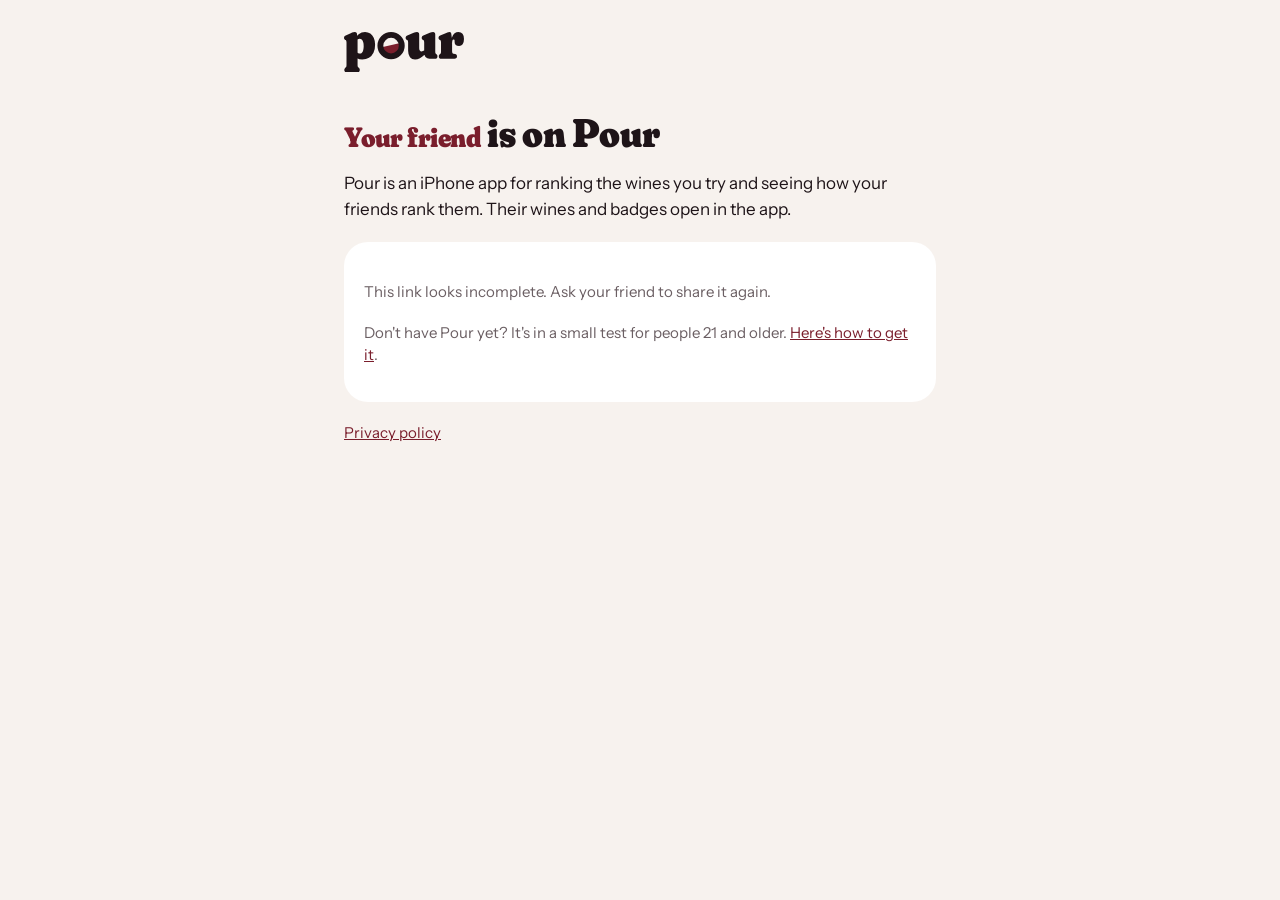
<file: profile.html>
<!doctype html>
<html lang="en">
<head><meta charset="utf-8"><meta name="viewport" content="width=device-width, initial-scale=1"><link rel="preconnect" href="https://fonts.googleapis.com"><link rel="preconnect" href="https://fonts.gstatic.com" crossorigin><link href="https://fonts.googleapis.com/css2?family=Instrument+Sans:wght@400;600&display=swap" rel="stylesheet"><link rel="stylesheet" href="style.css"><link rel="icon" href="icon.png"><title>A friend on Pour</title><meta name="description" content="See a friend's wines and badges on Pour."></head>
<body><main>
<a href="index.html" aria-label="Pour home"><svg class="wordmark" xmlns="http://www.w3.org/2000/svg" viewBox="0 -916 4106 1382" role="img" aria-label="Pour"><path d="M447 -833V-751L464 -715V200Q464 249 469.5 266.0Q475 283 486 293L496 302Q516 319 527.5 337.5Q539 356 539 385Q539 422 516.5 444.0Q494 466 456 466H93Q55 466 32.5 444.5Q10 423 10 385Q10 356 21.5 338.0Q33 320 53 302L63 293Q74 284 79.5 266.5Q85 249 85 200V-557Q85 -596 77.5 -612.0Q70 -628 53 -639L44 -645Q20 -661 10.0 -677.0Q0 -693 0 -718Q0 -747 17.0 -767.5Q34 -788 77 -807L230 -875Q282 -898 314.5 -907.0Q347 -916 371 -916Q409 -916 428.0 -893.0Q447 -870 447 -833ZM400 -564 335 -638Q409 -768 501.5 -842.0Q594 -916 719 -916Q822 -916 899.5 -862.0Q977 -808 1020.5 -709.5Q1064 -611 1064 -476Q1064 -317 1008.5 -204.5Q953 -92 854.5 -33.0Q756 26 625 26Q522 26 446.0 -21.0Q370 -68 312 -164L414 -288Q446 -224 477.0 -201.0Q508 -178 546 -178Q584 -178 612.5 -207.0Q641 -236 657.0 -292.5Q673 -349 673 -431Q673 -520 655.0 -575.5Q637 -631 606.0 -657.5Q575 -684 534 -684Q494 -684 460.0 -656.5Q426 -629 400 -564Z" fill="currentColor"/><path d="M2755.0 -165V-198L2744.0 -200V-557Q2744.0 -596 2736.5 -612.0Q2729.0 -628 2712.0 -639L2703.0 -645Q2679.0 -661 2669.0 -677.0Q2659.0 -693 2659.0 -718Q2659.0 -747 2676.0 -768.0Q2693.0 -789 2736.0 -807L2915.0 -880Q2966.0 -901 2995.0 -908.5Q3024.0 -916 3049.0 -916Q3086.0 -916 3104.5 -893.0Q3123.0 -870 3123.0 -833V-266Q3123.0 -217 3128.5 -199.5Q3134.0 -182 3145.0 -173L3155.0 -164Q3176.0 -147 3187.0 -128.5Q3198.0 -110 3198.0 -81Q3198.0 -43 3175.5 -21.5Q3153.0 0 3115.0 0H2924.0Q2843.0 0 2799.0 -47.5Q2755.0 -95 2755.0 -165ZM2194.0 -270V-557Q2194.0 -596 2186.5 -612.0Q2179.0 -628 2162.0 -639L2153.0 -645Q2129.0 -661 2119.0 -677.0Q2109.0 -693 2109.0 -718Q2109.0 -747 2126.0 -768.0Q2143.0 -789 2186.0 -807L2365.0 -880Q2416.0 -901 2445.0 -908.5Q2474.0 -916 2499.0 -916Q2536.0 -916 2554.5 -893.0Q2573.0 -870 2573.0 -833V-366Q2573.0 -310 2594.0 -280.5Q2615.0 -251 2652.0 -251Q2678.0 -251 2701.5 -262.0Q2725.0 -273 2747.0 -294L2775.0 -321L2842.0 -233L2804.0 -192Q2689.0 -68 2600.0 -21.0Q2511.0 26 2430.0 26Q2320.0 26 2257.0 -52.5Q2194.0 -131 2194.0 -270Z" fill="currentColor"/><path d="M3660.0 -486Q3660.0 -636 3693.5 -731.0Q3727.0 -826 3785.0 -871.0Q3843.0 -916 3918.0 -916Q4007.0 -916 4056.5 -855.5Q4106.0 -795 4106.0 -673Q4106.0 -552 4060.5 -495.5Q4015.0 -439 3941.0 -439Q3863.0 -439 3824.0 -475.0Q3785.0 -511 3785.0 -574V-615Q3785.0 -640 3777.0 -651.5Q3769.0 -663 3753.0 -663Q3737.0 -663 3724.5 -646.5Q3712.0 -630 3705.5 -597.0Q3699.0 -564 3699.0 -514ZM3676.0 -821 3699.0 -642V-266Q3699.0 -222 3710.0 -200.0Q3721.0 -178 3747.0 -173L3800.0 -164Q3835.0 -158 3851.0 -135.5Q3867.0 -113 3867.0 -81Q3867.0 -45 3845.0 -22.5Q3823.0 0 3781.0 0H3328.0Q3290.0 0 3267.5 -21.5Q3245.0 -43 3245.0 -81Q3245.0 -110 3256.0 -128.5Q3267.0 -147 3288.0 -164L3298.0 -173Q3309.0 -183 3314.5 -200.0Q3320.0 -217 3320.0 -266V-557Q3320.0 -596 3312.5 -612.0Q3305.0 -628 3288.0 -639L3279.0 -645Q3255.0 -661 3245.0 -677.0Q3235.0 -693 3235.0 -718Q3235.0 -747 3252.5 -768.5Q3270.0 -790 3312.0 -807L3500.0 -884Q3541.0 -901 3569.5 -908.5Q3598.0 -916 3616.0 -916Q3641.0 -916 3655.0 -897.0Q3669.0 -878 3676.0 -821Z" fill="currentColor"/><g transform="translate(1108.89 -951.11) scale(10.03226)"><path d="M10.6 56.9 L88.6 39.6 A40 40 0 1 1 10.6 56.9 Z" fill="#7A1E2C"/><circle cx="50" cy="50" r="36.50" fill="none" stroke="currentColor" stroke-width="20"/></g></svg></a>
<h1><span class="username" id="who">Your friend</span> is on Pour</h1>
<p>Pour is an iPhone app for ranking the wines you try and seeing how your friends rank them. Their wines and badges open in the app.</p>
<div class="card">
  <p><a class="button" id="open" href="#">Open in Pour</a></p>
  <p class="muted" id="get">Don't have Pour yet? It's in a small test for people 21 and older. <a id="invite" href="invite.html">Here's how to get it</a>.</p>
</div>
<p class="muted"><a href="privacy.html">Privacy policy</a></p>
<script>
  var raw = new URLSearchParams(location.search).get('u') || '';
  var username = /^[A-Za-z0-9_]{3,20}$/.test(raw) ? raw : '';
  var open = document.getElementById('open');
  if (username) {
    document.getElementById('who').textContent = '@' + username;
    document.title = '@' + username + ' on Pour';
    open.href = 'pour://u/' + username;
    document.getElementById('invite').href = 'invite.html?u=' + encodeURIComponent(username);
  } else {
    open.parentNode.innerHTML = '<span class="muted">This link looks incomplete. Ask your friend to share it again.</span>';
  }
</script>
</main></body></html>
</file>
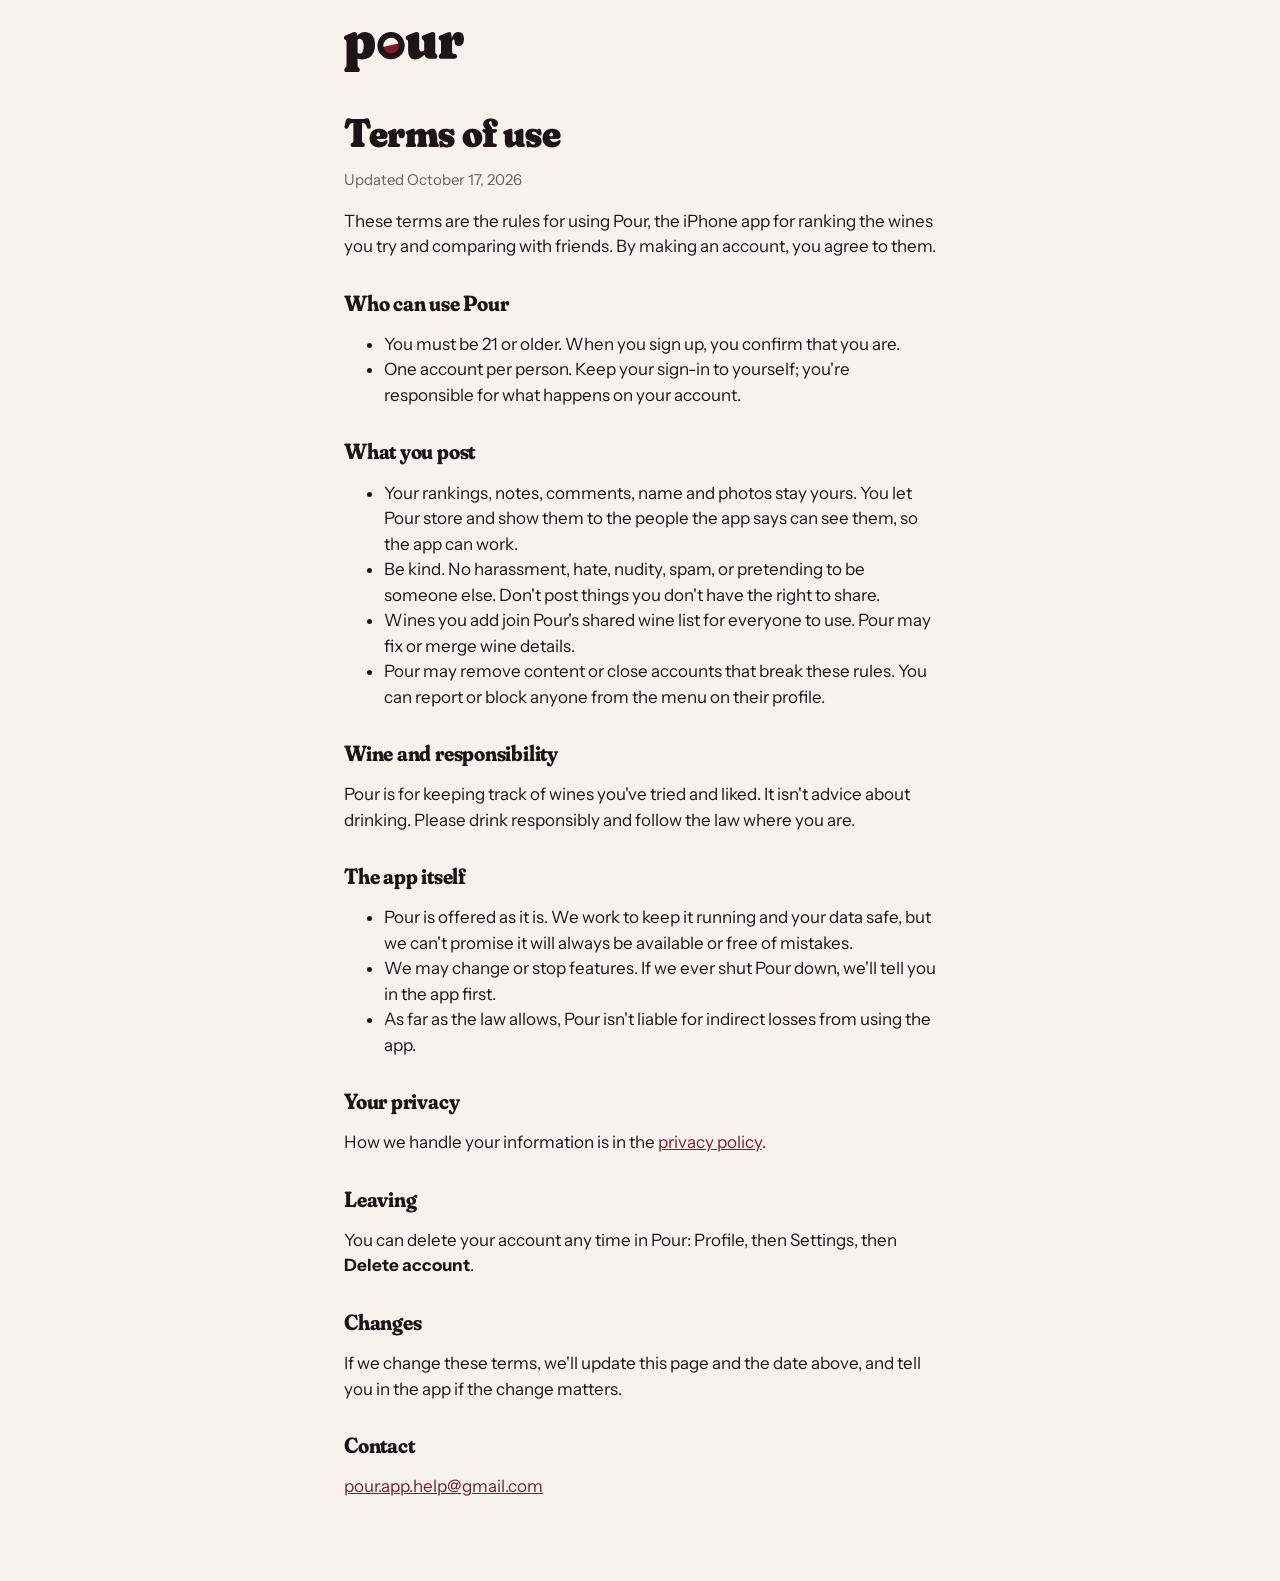
<file: terms.html>
<!doctype html>
<html lang="en">
<head><meta charset="utf-8"><meta name="viewport" content="width=device-width, initial-scale=1"><link rel="preconnect" href="https://fonts.googleapis.com"><link rel="preconnect" href="https://fonts.gstatic.com" crossorigin><link href="https://fonts.googleapis.com/css2?family=Instrument+Sans:wght@400;600&display=swap" rel="stylesheet"><link rel="stylesheet" href="style.css"><link rel="icon" href="icon.png"><title>Pour terms of use</title></head>
<body><main>
<a href="index.html" aria-label="Pour home"><svg class="wordmark" xmlns="http://www.w3.org/2000/svg" viewBox="0 -916 4106 1382" role="img" aria-label="Pour"><path d="M447 -833V-751L464 -715V200Q464 249 469.5 266.0Q475 283 486 293L496 302Q516 319 527.5 337.5Q539 356 539 385Q539 422 516.5 444.0Q494 466 456 466H93Q55 466 32.5 444.5Q10 423 10 385Q10 356 21.5 338.0Q33 320 53 302L63 293Q74 284 79.5 266.5Q85 249 85 200V-557Q85 -596 77.5 -612.0Q70 -628 53 -639L44 -645Q20 -661 10.0 -677.0Q0 -693 0 -718Q0 -747 17.0 -767.5Q34 -788 77 -807L230 -875Q282 -898 314.5 -907.0Q347 -916 371 -916Q409 -916 428.0 -893.0Q447 -870 447 -833ZM400 -564 335 -638Q409 -768 501.5 -842.0Q594 -916 719 -916Q822 -916 899.5 -862.0Q977 -808 1020.5 -709.5Q1064 -611 1064 -476Q1064 -317 1008.5 -204.5Q953 -92 854.5 -33.0Q756 26 625 26Q522 26 446.0 -21.0Q370 -68 312 -164L414 -288Q446 -224 477.0 -201.0Q508 -178 546 -178Q584 -178 612.5 -207.0Q641 -236 657.0 -292.5Q673 -349 673 -431Q673 -520 655.0 -575.5Q637 -631 606.0 -657.5Q575 -684 534 -684Q494 -684 460.0 -656.5Q426 -629 400 -564Z" fill="currentColor"/><path d="M2755.0 -165V-198L2744.0 -200V-557Q2744.0 -596 2736.5 -612.0Q2729.0 -628 2712.0 -639L2703.0 -645Q2679.0 -661 2669.0 -677.0Q2659.0 -693 2659.0 -718Q2659.0 -747 2676.0 -768.0Q2693.0 -789 2736.0 -807L2915.0 -880Q2966.0 -901 2995.0 -908.5Q3024.0 -916 3049.0 -916Q3086.0 -916 3104.5 -893.0Q3123.0 -870 3123.0 -833V-266Q3123.0 -217 3128.5 -199.5Q3134.0 -182 3145.0 -173L3155.0 -164Q3176.0 -147 3187.0 -128.5Q3198.0 -110 3198.0 -81Q3198.0 -43 3175.5 -21.5Q3153.0 0 3115.0 0H2924.0Q2843.0 0 2799.0 -47.5Q2755.0 -95 2755.0 -165ZM2194.0 -270V-557Q2194.0 -596 2186.5 -612.0Q2179.0 -628 2162.0 -639L2153.0 -645Q2129.0 -661 2119.0 -677.0Q2109.0 -693 2109.0 -718Q2109.0 -747 2126.0 -768.0Q2143.0 -789 2186.0 -807L2365.0 -880Q2416.0 -901 2445.0 -908.5Q2474.0 -916 2499.0 -916Q2536.0 -916 2554.5 -893.0Q2573.0 -870 2573.0 -833V-366Q2573.0 -310 2594.0 -280.5Q2615.0 -251 2652.0 -251Q2678.0 -251 2701.5 -262.0Q2725.0 -273 2747.0 -294L2775.0 -321L2842.0 -233L2804.0 -192Q2689.0 -68 2600.0 -21.0Q2511.0 26 2430.0 26Q2320.0 26 2257.0 -52.5Q2194.0 -131 2194.0 -270Z" fill="currentColor"/><path d="M3660.0 -486Q3660.0 -636 3693.5 -731.0Q3727.0 -826 3785.0 -871.0Q3843.0 -916 3918.0 -916Q4007.0 -916 4056.5 -855.5Q4106.0 -795 4106.0 -673Q4106.0 -552 4060.5 -495.5Q4015.0 -439 3941.0 -439Q3863.0 -439 3824.0 -475.0Q3785.0 -511 3785.0 -574V-615Q3785.0 -640 3777.0 -651.5Q3769.0 -663 3753.0 -663Q3737.0 -663 3724.5 -646.5Q3712.0 -630 3705.5 -597.0Q3699.0 -564 3699.0 -514ZM3676.0 -821 3699.0 -642V-266Q3699.0 -222 3710.0 -200.0Q3721.0 -178 3747.0 -173L3800.0 -164Q3835.0 -158 3851.0 -135.5Q3867.0 -113 3867.0 -81Q3867.0 -45 3845.0 -22.5Q3823.0 0 3781.0 0H3328.0Q3290.0 0 3267.5 -21.5Q3245.0 -43 3245.0 -81Q3245.0 -110 3256.0 -128.5Q3267.0 -147 3288.0 -164L3298.0 -173Q3309.0 -183 3314.5 -200.0Q3320.0 -217 3320.0 -266V-557Q3320.0 -596 3312.5 -612.0Q3305.0 -628 3288.0 -639L3279.0 -645Q3255.0 -661 3245.0 -677.0Q3235.0 -693 3235.0 -718Q3235.0 -747 3252.5 -768.5Q3270.0 -790 3312.0 -807L3500.0 -884Q3541.0 -901 3569.5 -908.5Q3598.0 -916 3616.0 -916Q3641.0 -916 3655.0 -897.0Q3669.0 -878 3676.0 -821Z" fill="currentColor"/><g transform="translate(1108.89 -951.11) scale(10.03226)"><path d="M10.6 56.9 L88.6 39.6 A40 40 0 1 1 10.6 56.9 Z" fill="#7A1E2C"/><circle cx="50" cy="50" r="36.50" fill="none" stroke="currentColor" stroke-width="20"/></g></svg></a>
<h1>Terms of use</h1>
<p class="muted">Updated October 17, 2026</p>
<p>These terms are the rules for using Pour, the iPhone app for ranking the wines you try and comparing with friends. By making an account, you agree to them.</p>

<h2>Who can use Pour</h2>
<ul>
  <li>You must be 21 or older. When you sign up, you confirm that you are.</li>
  <li>One account per person. Keep your sign-in to yourself; you're responsible for what happens on your account.</li>
</ul>

<h2>What you post</h2>
<ul>
  <li>Your rankings, notes, comments, name and photos stay yours. You let Pour store and show them to the people the app says can see them, so the app can work.</li>
  <li>Be kind. No harassment, hate, nudity, spam, or pretending to be someone else. Don't post things you don't have the right to share.</li>
  <li>Wines you add join Pour's shared wine list for everyone to use. Pour may fix or merge wine details.</li>
  <li>Pour may remove content or close accounts that break these rules. You can report or block anyone from the menu on their profile.</li>
</ul>

<h2>Wine and responsibility</h2>
<p>Pour is for keeping track of wines you've tried and liked. It isn't advice about drinking. Please drink responsibly and follow the law where you are.</p>

<h2>The app itself</h2>
<ul>
  <li>Pour is offered as it is. We work to keep it running and your data safe, but we can't promise it will always be available or free of mistakes.</li>
  <li>We may change or stop features. If we ever shut Pour down, we'll tell you in the app first.</li>
  <li>As far as the law allows, Pour isn't liable for indirect losses from using the app.</li>
</ul>

<h2>Your privacy</h2>
<p>How we handle your information is in the <a href="privacy.html">privacy policy</a>.</p>

<h2>Leaving</h2>
<p>You can delete your account any time in Pour: Profile, then Settings, then <strong>Delete account</strong>.</p>

<h2>Changes</h2>
<p>If we change these terms, we'll update this page and the date above, and tell you in the app if the change matters.</p>

<h2>Contact</h2>
<p><a href="mailto:pour.app.help@gmail.com">pour.app.help@gmail.com</a></p>
</main></body></html>
</file>
<file: style.css>
/* Pour web pages (BRAND.md): Linen ground, Cellar text, Merlot accent. */
:root {
  --linen: #F7F2EE; --cellar: #1E1418; --stone: #6B5F63; --merlot: #7A1E2C;
  --surface: #FFFFFF; --cork: #E6DDD8; --chablis: #E9C46A;
}
* { box-sizing: border-box; }
html { background: var(--linen); }
body {
  margin: 0; background: var(--linen); color: var(--cellar);
  font-family: 'Instrument Sans', system-ui, -apple-system, sans-serif; font-size: 17px; line-height: 1.5;
}
main { max-width: 640px; margin: 0 auto; padding: 32px 24px 64px; }
.wordmark { width: 120px; height: auto; color: var(--cellar); display: block; }
/* Pour Display: Fraunces Soft (SIL Open Font License, fonts/OFL.txt), as in the app (LOGO-TYPE.md §4). */
@font-face { font-family: 'Pour Display'; src: url('fonts/PourDisplay-Black.ttf') format('truetype'); font-weight: 900; font-display: swap; }
@font-face { font-family: 'Pour Display'; src: url('fonts/PourDisplay-Bold.ttf') format('truetype'); font-weight: 700; font-display: swap; }
h1, h2 { font-family: 'Pour Display', Georgia, serif; line-height: 1.05; }
h1 { font-weight: 900; letter-spacing: -0.01em; }
h2 { font-weight: 700; letter-spacing: 0; }
h1 { font-size: 40px; margin: 40px 0 12px; }
h2 { font-size: 22px; font-weight: 700; letter-spacing: -0.01em; margin: 32px 0 8px; }
p, li { color: var(--cellar); }
.muted { color: var(--stone); font-size: 15px; }
a { color: var(--merlot); }
.card { background: var(--surface); border-radius: 24px; padding: 20px; margin: 20px 0; }
.button {
  display: inline-block; min-height: 56px; padding: 16px 28px; border-radius: 28px; border: 0;
  background: var(--merlot); color: #FFFFFF; font: 600 17px/24px 'Instrument Sans', system-ui, sans-serif;
  text-decoration: none; cursor: pointer;
}
.button.secondary { background: transparent; color: var(--cellar); box-shadow: inset 0 0 0 2px var(--cellar); }
.username { font-family: 'Pour Display', Georgia, serif; font-weight: 900; font-size: 28px; color: var(--merlot); overflow-wrap: anywhere; }
ol { padding-left: 22px; }
footer { margin-top: 48px; }
/* Waitlist form (home page). */
.field-label { display: block; font-weight: 600; margin: 16px 0 6px; }
.field {
  width: 100%; height: 52px; padding: 0 20px; border-radius: 26px; border: 2px solid var(--cork);
  background: var(--linen); color: var(--cellar); font: 400 17px 'Instrument Sans', system-ui, sans-serif;
}
.field:focus { outline: none; border-color: var(--merlot); }
.field[aria-invalid="true"] { border-color: var(--merlot); }
.trap { position: absolute; left: -9999px; width: 1px; height: 1px; opacity: 0; }
.small { font-size: 13px; margin: 6px 0 0 4px; }
.error { color: var(--merlot); font-weight: 600; margin: 8px 0 0 4px; }
.button.wide { width: 100%; margin-top: 16px; }
.button:disabled { opacity: 0.6; cursor: default; }
.done-title { font-family: 'Pour Display', Georgia, serif; font-weight: 900; font-size: 28px; line-height: 1.05; margin: 8px 0; color: var(--merlot); }
.steps li { margin-bottom: 8px; }
.social { margin-bottom: 8px; }
.social a { margin-right: 16px; font-weight: 600; }
#join h2 { margin-top: 0; }
</file>
